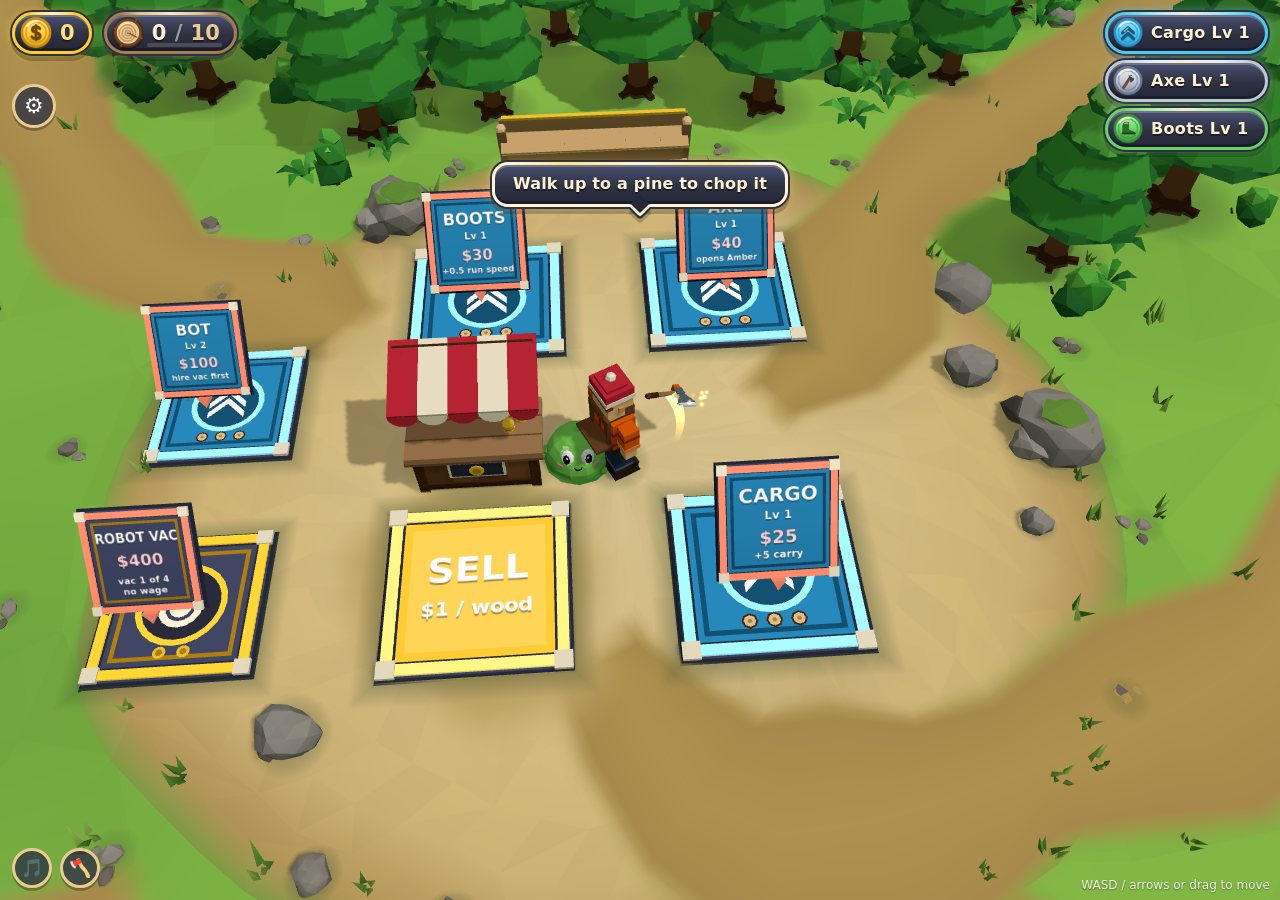
<file: index.html>
<!doctype html>
<html lang="en-AU">
<head>
  <meta charset="utf-8" />
  <meta name="viewport" content="width=device-width, initial-scale=1, maximum-scale=1, user-scalable=no, viewport-fit=cover" />
  <title>Lumberback Idle</title>
  <script type="module" crossorigin src="./assets/index-DV0q1As6.js"></script>
  <link rel="stylesheet" crossorigin href="./assets/index-byBWEZWY.css">
</head>
<body>
<!-- Lumberback Idle splash — paste as the FIRST child of <body> in index.html (shows before the JS bundle loads).
     Generated from loading/splash.ts (SPLASH_CSS + splashMarkup('/loading/')). showSplash() adopts #lb-splash. -->
<style id="lb-splash-css">#lb-splash{z-index:9999;transition:opacity var(--lb-fade,.32s) ease;touch-action:none;-webkit-user-select:none;user-select:none;pointer-events:auto;background:linear-gradient(#5fbdf2,#8fd3ff 45%,#e6c987 75%);position:fixed;inset:0;overflow:hidden}#lb-splash.lb-out{opacity:0;pointer-events:none}#lb-splash picture,#lb-splash .lb-bg{width:100%;height:100%;position:absolute;inset:0}#lb-splash .lb-bg{object-fit:cover;object-position:50% 62%}#lb-splash .lb-title{left:50%;top:max(6vh,calc(max(env(safe-area-inset-top), var(--lb-inset-top,0px)) + 18px));filter:drop-shadow(0 4px #1e140a2e);width:min(88vw,620px,52vh);height:auto;position:absolute;transform:translate(-50%)}#lb-splash .lb-barwrap{left:50%;bottom:max(9vh,calc(max(env(safe-area-inset-bottom), var(--lb-inset-bottom,0px)) + 40px));text-align:center;width:min(64vw,340px);position:absolute;transform:translate(-50%)}#lb-splash .lb-bar{box-sizing:border-box;background:#9ae6fa;border-radius:18px;height:28px;padding:4px;box-shadow:0 0 0 4px #2d3142,0 6px 0 4px #00000040}#lb-splash .lb-track{background:#175a80;border-radius:12px;height:100%;overflow:hidden}#lb-splash .lb-fill{background:linear-gradient(#b8f0ff,#4cc9f0);border-radius:12px;width:4%;height:100%;transition:width .25s ease-out;box-shadow:inset 0 3px #ffffff73}#lb-splash .lb-label{color:#fff;text-shadow:0 0 3px #172814b3,0 2px #172814b3;letter-spacing:.02em;margin-top:12px;font:700 17px/1 system-ui,-apple-system,Segoe UI,Roboto,sans-serif}@media (orientation:landscape){#lb-splash .lb-title{width:min(46vw,560px,60vh);top:max(4vh,calc(max(env(safe-area-inset-top), var(--lb-inset-top,0px)) + 10px))}#lb-splash .lb-barwrap{bottom:max(6vh,calc(max(env(safe-area-inset-bottom), var(--lb-inset-bottom,0px)) + 18px))}}</style>
<div id="lb-splash">
<picture>
  <source media="(orientation: landscape)" srcset="loading/splash_bg_landscape_1920x1080.webp" type="image/webp">
  <source srcset="loading/splash_bg_portrait_1080x2340.webp" type="image/webp">
  <img class="lb-bg" src="./loading/splash_bg_portrait_1080x2340.jpg" alt="" decoding="async" fetchpriority="high">
</picture>
<img class="lb-title" src="./loading/splash_title.webp" alt="Lumberback Idle" decoding="async">
<div class="lb-barwrap" role="progressbar" aria-label="Loading" aria-valuemin="0" aria-valuemax="100">
  <div class="lb-bar"><div class="lb-track"><div class="lb-fill"></div></div></div>
  <div class="lb-label">Loading…</div>
</div>
</div>
<!-- Ferry (28 Oct; one-way I1→I2 since 30 Oct i2-one-way.md): hard zone swap reloads into Island 2 — show a plain travel card, not the splash art -->
<style>#lb-splash.lb-travel{background:#1d3a4a}#lb-splash.lb-travel picture,#lb-splash.lb-travel .lb-title,#lb-splash.lb-travel .lb-barwrap{display:none}#lb-splash .lb-travel-label{color:#fff;text-shadow:0 2px #00000059;place-items:center;font:800 20px/1.2 system-ui,sans-serif;display:grid;position:absolute;inset:0}</style>
<script>try{var lbT=sessionStorage.getItem('lb-travel');if(lbT==='1'||lbT==='2'){var lbS=document.getElementById('lb-splash');lbS.classList.add('lb-travel');var lbL=document.createElement('div');lbL.className='lb-travel-label';lbL.textContent=lbT==='2'?'Hardwood Ridge · Island 2':'Island 1';lbS.appendChild(lbL);}}catch(e){}</script>

  <div id="hud">
    <div class="pill cash"><span class="ico" aria-hidden="true"></span><span id="cash">0</span></div>
    <div class="pill wood" id="wood-pill"><span class="ico" aria-hidden="true"></span><span id="wood">0</span><span class="sep">/</span><span id="cap">0</span></div>
  </div>
  <div id="hint">Walk up to a tree to chop it</div>
  <div id="lvl-chips">
    <div id="stat-cargo" class="lvl-chip chip-cargo"></div>
    <div id="stat-axe" class="lvl-chip chip-axe"></div>
    <div id="stat-boots" class="lvl-chip chip-boots"></div>
  </div>
  <div id="joy"><div id="joy-knob"></div></div>
  <div id="fx"></div>
  <div id="help">WASD / arrows or drag to move</div>
</body>
</html>
</file>
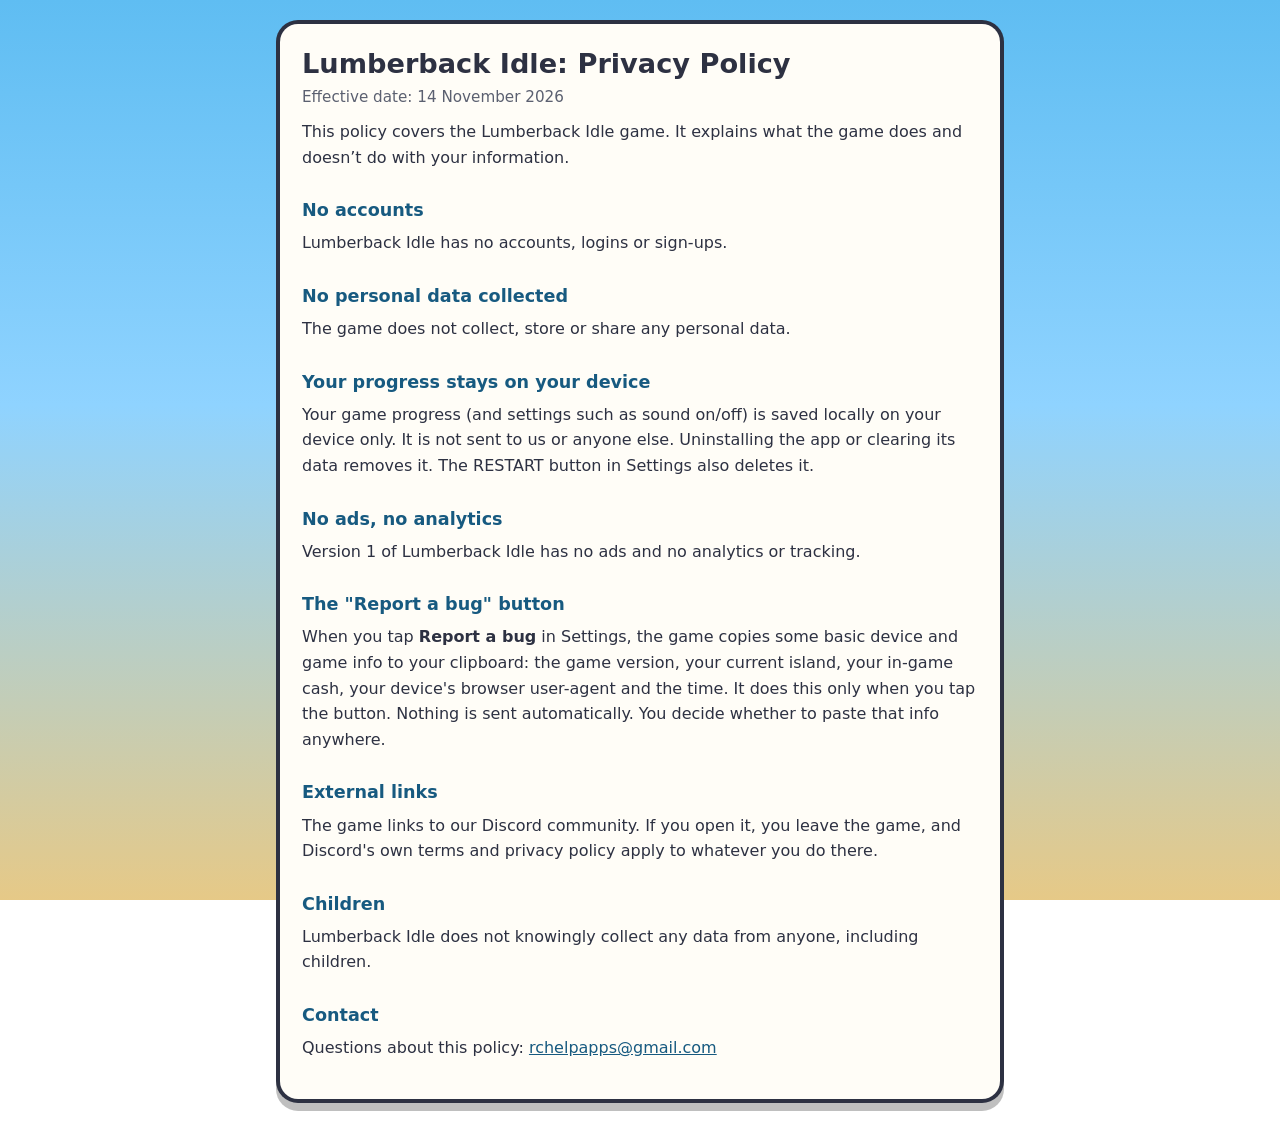
<file: privacy.html>
<!doctype html>
<html lang="en-AU">
<head>
<meta charset="utf-8">
<meta name="viewport" content="width=device-width, initial-scale=1">
<title>Privacy Policy · Lumberback Idle</title>
<meta name="description" content="Privacy policy for the Lumberback Idle game.">
<style>
  :root { color-scheme: light; }
  * { box-sizing: border-box; }
  body {
    margin: 0; min-height: 100vh;
    background: linear-gradient(#5fbdf2, #8fd3ff 45%, #e6c987 100%) fixed;
    color: #2d3142;
    font: 16px/1.6 system-ui, -apple-system, "Segoe UI", Roboto, sans-serif;
    padding: 24px 16px 48px;
  }
  main {
    max-width: 720px; margin: 0 auto; background: #fffdf7;
    border-radius: 18px; padding: 24px 22px 28px;
    box-shadow: 0 0 0 4px #2d3142, 0 8px 0 4px rgba(0,0,0,.25);
  }
  h1 { font-size: 1.7rem; line-height: 1.2; margin: 0 0 4px; }
  h2 { font-size: 1.1rem; margin: 26px 0 6px; color: #175a80; }
  p, li { margin: 0 0 10px; }
  ul { padding-left: 1.2em; margin: 0 0 10px; }
  .muted { color: #5b6070; font-size: .95rem; }
  a { color: #175a80; }
</style>
</head>
<body>
<main>
  <h1>Lumberback Idle: Privacy Policy</h1>
  <p class="muted">Effective date: 14 November 2026</p>

  <p>This policy covers the Lumberback Idle game. It explains what the game does and doesn&rsquo;t do with your information.</p>

  <h2>No accounts</h2>
  <p>Lumberback Idle has no accounts, logins or sign-ups.</p>

  <h2>No personal data collected</h2>
  <p>The game does not collect, store or share any personal data.</p>

  <h2>Your progress stays on your device</h2>
  <p>Your game progress (and settings such as sound on/off) is saved locally on your device only. It is not sent to us or anyone else. Uninstalling the app or clearing its data removes it. The RESTART button in Settings also deletes it.</p>

  <h2>No ads, no analytics</h2>
  <p>Version 1 of Lumberback Idle has no ads and no analytics or tracking.</p>

  <h2>The "Report a bug" button</h2>
  <p>When you tap <strong>Report a bug</strong> in Settings, the game copies some basic device and game info to your clipboard: the game version, your current island, your in-game cash, your device's browser user-agent and the time. It does this only when you tap the button. Nothing is sent automatically. You decide whether to paste that info anywhere.</p>

  <h2>External links</h2>
  <p>The game links to our Discord community. If you open it, you leave the game, and Discord's own terms and privacy policy apply to whatever you do there.</p>

  <h2>Children</h2>
  <p>Lumberback Idle does not knowingly collect any data from anyone, including children.</p>

  <h2>Contact</h2>
  <p>Questions about this policy: <a href="mailto:rchelpapps@gmail.com">rchelpapps@gmail.com</a></p>
</main>
</body>
</html>
</file>
<file: assets/index-byBWEZWY.css>
*{box-sizing:border-box}html,body{-webkit-user-select:none;user-select:none;touch-action:none;background:#8fd3ff;height:100%;margin:0;font-family:system-ui,-apple-system,Segoe UI,Roboto,sans-serif;overflow:hidden}canvas{display:block}#hud{z-index:5;pointer-events:none;top:12px;left:12px;top:max(12px, max(env(safe-area-inset-top), var(--lb-inset-top,0px)));left:max(12px, max(env(safe-area-inset-left), var(--lb-inset-left,0px)));gap:12px;display:flex;position:fixed}.pill{--frame:#fc3;--frame-hi:#ffe27a;--frame-lo:#c98d14;--glow:#ffcc3373;color:#fff3d6;font-variant-numeric:tabular-nums;letter-spacing:.01em;text-shadow:0 2px #17141ebf;border:3px solid var(--frame);height:42px;box-shadow:inset 0 2px 0 #fff3d638,  inset 0 -3px 0 #00000047,  0 0 0 2px #2d3142,  0 0 10px 2px var(--glow),  0 5px 0 2px #00000040;background:linear-gradient(#4a5070,#2d3142 55%,#252838);border-radius:999px;align-items:center;gap:7px;padding:0 14px 0 5px;font:900 21px/1 system-ui,-apple-system,Segoe UI,Roboto,sans-serif;transition:border-color .2s,box-shadow .2s,background .2s;display:flex;position:relative}.pill:before{content:"";background:linear-gradient(90deg, transparent, var(--frame-hi) 20%, #fff3d6 50%, var(--frame-hi) 80%, transparent);opacity:.9;pointer-events:none;border-radius:3px;height:3px;position:absolute;top:-3px;left:14px;right:14px}.pill .ico{color:#0000;filter:drop-shadow(0 1px #00000040);background:50%/100% 100% no-repeat;border-radius:50%;flex:none;width:34px;height:34px;margin-left:-1px;font-size:0}.pill.cash .ico{background-image:url("data:image/svg+xml,%3Csvg xmlns=%22http://www.w3.org/2000/svg%22 viewBox=%220 0 32 32%22%3E%3Cdefs%3E%3ClinearGradient id=%22g%22 x1=%220%22 y1=%220%22 x2=%220%22 y2=%221%22%3E%3Cstop offset=%220%22 stop-color=%22%23ffe27a%22/%3E%3Cstop offset=%22.55%22 stop-color=%22%23ffcc33%22/%3E%3Cstop offset=%221%22 stop-color=%22%23e8a91f%22/%3E%3C/linearGradient%3E%3C/defs%3E%3Ccircle cx=%2216%22 cy=%2217%22 r=%2214.5%22 fill=%22%237a5410%22 opacity=%22.45%22/%3E%3Ccircle cx=%2216%22 cy=%2215.5%22 r=%2214.5%22 fill=%22%23c98d14%22/%3E%3Ccircle cx=%2216%22 cy=%2215.5%22 r=%2212%22 fill=%22url%28%23g%29%22/%3E%3Ccircle cx=%2216%22 cy=%2215.5%22 r=%229.6%22 fill=%22none%22 stroke=%22%23c98d14%22 stroke-width=%221.3%22 opacity=%22.7%22/%3E%3Cpath d=%22M8 9.5a10 10 0 0 1 9-4.4%22 fill=%22none%22 stroke=%22%23fff3d6%22 stroke-width=%222%22 stroke-linecap=%22round%22 opacity=%22.85%22/%3E%3Cg fill=%22none%22 stroke-linecap=%22round%22 stroke-linejoin=%22round%22%3E%3Cpath d=%22M16 9v13M19.6 11.6c-.8-1-2-1.6-3.6-1.6-2 0-3.5 1-3.5 2.6 0 3.6 7.4 2 7.4 5.9 0 1.7-1.6 2.9-3.8 2.9-1.7 0-3.1-.7-4-1.9%22 stroke=%22%238a5a08%22 stroke-width=%222.6%22 transform=%22translate%280 .8%29%22 opacity=%22.55%22/%3E%3Cpath d=%22M16 9v13M19.6 11.6c-.8-1-2-1.6-3.6-1.6-2 0-3.5 1-3.5 2.6 0 3.6 7.4 2 7.4 5.9 0 1.7-1.6 2.9-3.8 2.9-1.7 0-3.1-.7-4-1.9%22 stroke=%22%236b4a00%22 stroke-width=%222.6%22/%3E%3C/g%3E%3C/svg%3E")}.pill.wood{--frame:#a67c52;--frame-hi:#ebcb91;--frame-lo:#6b4423;--glow:#ebcb9159}.pill.wood .ico{background-image:url("data:image/svg+xml,%3Csvg xmlns=%22http://www.w3.org/2000/svg%22 viewBox=%220 0 32 32%22%3E%3Ccircle cx=%2216%22 cy=%2217%22 r=%2214.5%22 fill=%22%231e140b%22 opacity=%22.45%22/%3E%3Ccircle cx=%2216%22 cy=%2215.5%22 r=%2214.5%22 fill=%22%234a2c15%22/%3E%3Ccircle cx=%2216%22 cy=%2215.5%22 r=%2213%22 fill=%22%236b4423%22/%3E%3Cpath d=%22M4.6 12.5 3.4 11.6M27.6 20.2l1.3.9M10 27.2l-.6 1.4M23.4 4.4l.5-1.3%22 stroke=%22%2384552c%22 stroke-width=%221.6%22 stroke-linecap=%22round%22/%3E%3Ccircle cx=%2216%22 cy=%2215.5%22 r=%2210.6%22 fill=%22%23ebcb91%22/%3E%3Cpath d=%22M8.2 11.8a9 9 0 0 1 8.6-5.1%22 fill=%22none%22 stroke=%22%23fff3d6%22 stroke-width=%221.8%22 stroke-linecap=%22round%22 opacity=%22.8%22/%3E%3Cg fill=%22none%22 stroke=%22%23c4935a%22 stroke-width=%221.3%22%3E%3Ccircle cx=%2215.4%22 cy=%2216%22 r=%227.8%22/%3E%3Ccircle cx=%2215.6%22 cy=%2216.2%22 r=%225.1%22/%3E%3Ccircle cx=%2215.8%22 cy=%2216.1%22 r=%222.5%22/%3E%3C/g%3E%3Ccircle cx=%2215.8%22 cy=%2216.1%22 r=%22.9%22 fill=%22%237a5432%22/%3E%3Cpath d=%22M17.2 16.4l6.8 3.4%22 stroke=%22%237a5432%22 stroke-width=%221.3%22 stroke-linecap=%22round%22/%3E%3C/svg%3E")}.pill .sep{opacity:.55;margin:0 1px;font-weight:800}.pill #cap{color:#ebcb91}.pill.cash #cash{color:#ffe27a}.pill.wood:after{content:"";background:linear-gradient(90deg, #ebcb91 0 calc(var(--fill,0) * 100%), #fff3d629 0);height:4px;opacity:var(--strip,0);pointer-events:none;border-radius:3px;position:absolute;bottom:4px;left:40px;right:12px}.pill.wood[style*=--fill]{--strip:1}.pill.full{--frame:#ff8a6b;--frame-hi:#ffc2ae;--glow:#ff8a6bb3;background:linear-gradient(#6a3a44,#4a2632 55%,#3a1e28);animation:1s ease-in-out infinite hud-full}.pill.full #wood,.pill.full #cap{color:#ffd0c2}.pill.wood.full:after{background:#ff8a6b}.pill.full>:last-child:after{content:"FULL";letter-spacing:.08em;color:#4a1a10;text-shadow:none;vertical-align:3px;background:#ff8a6b;border-radius:7px;margin-left:9px;padding:3px 6px 2px;font:900 11px/1 system-ui,-apple-system,Segoe UI,Roboto,sans-serif;display:inline-block;box-shadow:inset 0 1px #fff3d699,0 2px #00000040}@keyframes hud-full{0%,to{box-shadow:inset 0 2px 0 #fff3d638, inset 0 -3px 0 #00000047, 0 0 0 2px #2d3142, 0 0 8px 2px var(--glow), 0 5px 0 2px #00000040;transform:scale(1)}50%{box-shadow:inset 0 2px 0 #fff3d638, inset 0 -3px 0 #00000047, 0 0 0 2px #2d3142, 0 0 16px 5px var(--glow), 0 5px 0 2px #00000040;transform:scale(1.05)}}@media (prefers-reduced-motion:reduce){.pill.full{animation:none}}@media (max-width:480px){#hud{gap:8px}.pill{gap:6px;height:38px;padding-right:12px;font-size:18px}.pill .ico{width:30px;height:30px}.pill.wood:after{height:3px;bottom:3px;left:36px;right:10px}.pill.full>:last-child:after{display:none}}#lvl-chips{top:max(12px, max(env(safe-area-inset-top), var(--lb-inset-top,0px)));right:max(12px, max(env(safe-area-inset-right), var(--lb-inset-right,0px)));z-index:5;pointer-events:none;flex-direction:column;align-items:stretch;gap:6px;display:flex;position:fixed}.lvl-chip{--frame:#4cc9f0;--frame-hi:#9ae6fa;--glow:#4cc9f073;--ico:none;pointer-events:none;box-sizing:border-box;color:#fff3d6;font-variant-numeric:tabular-nums;letter-spacing:.02em;white-space:nowrap;text-align:left;text-shadow:0 2px #17141ebf;background:var(--ico) 4px 50% / 32px 32px no-repeat, linear-gradient(#4a5070, #2d3142 55%, #252838);border:3px solid var(--frame);height:42px;box-shadow:inset 0 2px 0 #fff3d638,  inset 0 -3px 0 #00000047,  0 0 0 2px #2d3142,  0 0 10px 2px var(--glow),  0 5px 0 2px #00000040;border-radius:999px;align-items:center;padding:0 15px 0 43px;font:900 16px/1 system-ui,-apple-system,Segoe UI,Roboto,sans-serif;display:flex;position:relative}.lvl-chip.chip-cargo{--frame:#4cc9f0;--frame-hi:#9ae6fa;--glow:#4cc9f073;--ico:url("data:image/svg+xml,%3Csvg xmlns='http://www.w3.org/2000/svg' viewBox='0 0 32 32'%3E%3Cdefs%3E%3ClinearGradient id='g' x1='0' y1='0' x2='0' y2='1'%3E%3Cstop offset='0' stop-color='%239ae6fa'/%3E%3Cstop offset='.55' stop-color='%234cc9f0'/%3E%3Cstop offset='1' stop-color='%232fa8d8'/%3E%3C/linearGradient%3E%3C/defs%3E%3Ccircle cx='16' cy='17' r='14.5' fill='%230f3d57' opacity='.45'/%3E%3Ccircle cx='16' cy='15.5' r='14.5' fill='%232a8fc4'/%3E%3Ccircle cx='16' cy='15.5' r='12' fill='url%28%23g%29'/%3E%3Ccircle cx='16' cy='15.5' r='9.6' fill='none' stroke='%232a8fc4' stroke-width='1.3' opacity='.6'/%3E%3Cpath d='M8 9.5a10 10 0 0 1 9-4.4' fill='none' stroke='%23fff3d6' stroke-width='2' stroke-linecap='round' opacity='.85'/%3E%3Cg fill='none' stroke-linecap='round' stroke-linejoin='round' stroke-width='3'%3E%3Cpath d='M10.5 15.6 16 10.6l5.5 5M10.5 21.4 16 16.4l5.5 5' stroke='%230f3d57' transform='translate%280 1%29' opacity='.4'/%3E%3Cpath d='M10.5 15.6 16 10.6l5.5 5M10.5 21.4 16 16.4l5.5 5' stroke='%23175a80'/%3E%3C/g%3E%3Cpath d='M12 14.4 16 10.8' fill='none' stroke='%23fff3d6' stroke-width='1.1' stroke-linecap='round' opacity='.7'/%3E%3C/svg%3E")}.lvl-chip.chip-axe{--frame:#c0c8d8;--frame-hi:#e8eef8;--glow:#c0c8d86b;--ico:url("data:image/svg+xml,%3Csvg xmlns='http://www.w3.org/2000/svg' viewBox='0 0 32 32'%3E%3Cdefs%3E%3ClinearGradient id='g' x1='0' y1='0' x2='0' y2='1'%3E%3Cstop offset='0' stop-color='%23e8eef8'/%3E%3Cstop offset='.55' stop-color='%23c0c8d8'/%3E%3Cstop offset='1' stop-color='%238a93a8'/%3E%3C/linearGradient%3E%3C/defs%3E%3Ccircle cx='16' cy='17' r='14.5' fill='%232a2f3d' opacity='.45'/%3E%3Ccircle cx='16' cy='15.5' r='14.5' fill='%236f7891'/%3E%3Ccircle cx='16' cy='15.5' r='12' fill='url%28%23g%29'/%3E%3Ccircle cx='16' cy='15.5' r='9.6' fill='none' stroke='%236f7891' stroke-width='1.3' opacity='.6'/%3E%3Cpath d='M8 9.5a10 10 0 0 1 9-4.4' fill='none' stroke='%23fff3d6' stroke-width='2' stroke-linecap='round' opacity='.85'/%3E%3Cg transform='translate%280 1%29' opacity='.4'%3E%3Cpath d='M11.5 22.5 19 11' stroke='%232a2f3d' stroke-width='2.6' stroke-linecap='round'/%3E%3Cpath d='M16.5 9.5l5.6 3.6-3.4 4.1z' fill='%232a2f3d'/%3E%3C/g%3E%3Cpath d='M11.5 22.5 19 11' stroke='%237a4a26' stroke-width='2.6' stroke-linecap='round'/%3E%3Cpath d='M16.5 9.5l5.6 3.6c.2 2.2-1.1 3.6-3.4 4.1z' fill='%233d4558'/%3E%3Cpath d='M17.6 10.4l3.6 2.3' stroke='%23fff3d6' stroke-width='1' stroke-linecap='round' opacity='.75'/%3E%3C/svg%3E")}.lvl-chip.chip-boots{--frame:#6bcf6b;--frame-hi:#a8f0a8;--glow:#6bcf6b6b;--ico:url("data:image/svg+xml,%3Csvg xmlns='http://www.w3.org/2000/svg' viewBox='0 0 32 32'%3E%3Cdefs%3E%3ClinearGradient id='g' x1='0' y1='0' x2='0' y2='1'%3E%3Cstop offset='0' stop-color='%23a8f0a8'/%3E%3Cstop offset='.55' stop-color='%236bcf6b'/%3E%3Cstop offset='1' stop-color='%233f9e3f'/%3E%3C/linearGradient%3E%3C/defs%3E%3Ccircle cx='16' cy='17' r='14.5' fill='%23123d14' opacity='.45'/%3E%3Ccircle cx='16' cy='15.5' r='14.5' fill='%233a8f3a'/%3E%3Ccircle cx='16' cy='15.5' r='12' fill='url%28%23g%29'/%3E%3Ccircle cx='16' cy='15.5' r='9.6' fill='none' stroke='%233a8f3a' stroke-width='1.3' opacity='.6'/%3E%3Cpath d='M8 9.5a10 10 0 0 1 9-4.4' fill='none' stroke='%23fff3d6' stroke-width='2' stroke-linecap='round' opacity='.85'/%3E%3Cg transform='translate%280 1%29' opacity='.4'%3E%3Cpath d='M12 9h5v7.5l4.8 2.2c1 .5 1.2 1.3 1.2 2.3H10.5V12z' fill='%23123d14'/%3E%3C/g%3E%3Cpath d='M12 9h5v7.5l4.8 2.2c1 .5 1.2 1.3 1.2 2.3H10.5V12z' fill='%232f6b2a'/%3E%3Cpath d='M10.5 20.2h12.5' stroke='%231d461a' stroke-width='1.6' stroke-linecap='round'/%3E%3Cpath d='M12.6 10.3h3.3' stroke='%23fff3d6' stroke-width='1' stroke-linecap='round' opacity='.75'/%3E%3C/svg%3E")}.lvl-chip:empty{display:none}.lvl-chip:before,#hint:before{content:"";background:linear-gradient(90deg, transparent, var(--frame-hi) 20%, #fff3d6 50%, var(--frame-hi) 80%, transparent);opacity:.9;pointer-events:none;border-radius:3px;height:3px;position:absolute;top:-3px;left:14px;right:14px}#hint{--frame:#fff3d6;--frame-hi:#ffe27a;--glow:#ffe27a59;top:calc(max(12px, max(env(safe-area-inset-top), var(--lb-inset-top,0px))) + 150px);z-index:5;pointer-events:none;white-space:nowrap;color:#fff3d6;letter-spacing:.01em;text-align:center;text-shadow:0 2px #17141ebf;border:3px solid var(--frame);width:max-content;max-width:calc(100vw - 24px);box-shadow:inset 0 2px 0 #fff3d638, inset 0 -3px 0 #00000047, 0 0 0 2px #2d3142, 0 0 12px 2px var(--glow), 0 5px 0 2px #00000040;background:linear-gradient(#4a5070,#2d3142 55%,#252838);border-radius:16px;padding:9px 18px 10px;font:800 16px/1.25 system-ui,-apple-system,Segoe UI,Roboto,sans-serif;position:fixed;left:50%;transform:translate(-50%)}#hint:empty{display:none}#hint:before{left:18px;right:18px}#hint:after{content:"";border:solid var(--frame);pointer-events:none;background:#252838;border-width:0 3px 3px 0;border-radius:0 0 4px;width:13px;height:13px;position:absolute;bottom:-10px;left:50%;transform:translate(-50%)rotate(45deg);box-shadow:2px 2px #2d3142,5px 5px #0003}@media (max-width:480px){#lvl-chips{align-items:flex-end}.lvl-chip{letter-spacing:0;white-space:pre;background-position:3px,0 0;background-size:27px 27px,auto;border-radius:19px;width:auto;min-width:94px;height:38px;padding:3px 8px 0 34px;font-size:15px;line-height:15px;display:block}.lvl-chip:first-line{letter-spacing:.09em;text-transform:uppercase;color:var(--frame-hi);font-size:10px}.lvl-chip:before{left:12px;right:12px}#hint{top:calc(max(12px, max(env(safe-area-inset-top), var(--lb-inset-top,0px))) + 138px);white-space:normal;text-wrap:balance;border-radius:14px;max-width:calc(100vw - 32px);padding:8px 15px 9px;font-size:15px}}#help{color:#ffffffd9;z-index:5;pointer-events:none;text-shadow:0 1px 2px #0006;font-size:12px;position:fixed;bottom:8px;right:10px}#joy{z-index:6;pointer-events:none;background:#ffffff2e;border:3px solid #fff9;border-radius:50%;width:120px;height:120px;margin:-60px 0 0 -60px;display:none;position:fixed}#joy-knob{background:#ffffffd9;border-radius:50%;width:52px;height:52px;margin:-26px 0 0 -26px;position:absolute;top:50%;left:50%}#fx{pointer-events:none;z-index:4;position:fixed;inset:0;overflow:hidden}.float{color:#ffe14d;text-shadow:0 2px #6b4a00,0 0 4px #000a;white-space:nowrap;font-size:20px;font-weight:900;position:absolute;transform:translate(-50%,-50%)}.float.dmg{color:#fff;text-shadow:0 2px #333;font-size:16px}.float.up{color:#7dff7a;text-shadow:0 2px #145214;font-size:22px}#mute,#sfx-mute{left:max(12px, max(env(safe-area-inset-left), var(--lb-inset-left,0px)));bottom:max(12px, max(env(safe-area-inset-bottom), var(--lb-inset-bottom,0px)));z-index:6;cursor:pointer;color:#fff;-webkit-tap-highlight-color:transparent;touch-action:manipulation;background:#2d3142c7;border:3px solid #ebcb91;border-radius:50%;place-items:center;width:40px;height:40px;padding:0;font-size:18px;line-height:1;display:grid;position:fixed;box-shadow:0 3px #00000047}#mute.off,#sfx-mute.off{opacity:.8;border-color:#9aa0ad}#mute:active,#sfx-mute:active{transform:translateY(2px);box-shadow:0 1px #00000047}#sfx-mute{left:calc(max(12px, max(env(safe-area-inset-left), var(--lb-inset-left,0px))) + 48px)}#cheat-panel{z-index:20;touch-action:manipulation;background:#00000040;place-items:center;display:grid;position:fixed;inset:0}#cheat-panel .cheat-box{color:#fff;text-align:center;background:#2d3142f0;border:2px solid #9aa0ad;border-radius:10px;min-width:160px;padding:14px 18px 16px;font:600 14px/1.2 system-ui,sans-serif;position:relative}#cheat-panel .cheat-title{opacity:.75;letter-spacing:.08em;text-transform:uppercase;margin-bottom:10px;font-size:12px}#cheat-panel .cheat-cash{color:#fff;cursor:pointer;touch-action:manipulation;background:#3b7d3b;border:2px solid #ebcb91;border-radius:8px;padding:10px 16px;font:700 16px system-ui,sans-serif}#cheat-panel .cheat-cash:active{transform:translateY(1px)}#cheat-panel .cheat-x{color:#fff;cursor:pointer;background:0 0;border:0;width:32px;height:32px;font-size:16px;position:absolute;top:4px;right:4px}body.cheat-open #mute{z-index:21}#hw-chips{top:calc(max(12px, max(env(safe-area-inset-top), var(--lb-inset-top,0px))) + 50px);left:calc(max(12px, max(env(safe-area-inset-left), var(--lb-inset-left,0px))) + 6px);z-index:5;pointer-events:none;background:#2528389e;border-radius:999px;gap:6px;padding:4px 7px;display:none;position:fixed}#hw-chips.show{display:flex}#hw-chips i{box-sizing:border-box;border:2px solid var(--c);opacity:.45;border-radius:50%;width:13px;height:13px}#hw-chips i.on{background:var(--c);opacity:1;box-shadow:0 0 0 1px #fff3d68c}#hw-chips i.pop{animation:.5s ease-out hw-pop}@keyframes hw-pop{0%{transform:scale(1.9)}to{transform:scale(1)}}@media (max-width:600px){#hw-chips{top:calc(max(12px, max(env(safe-area-inset-top), var(--lb-inset-top,0px))) + 45px)}}.mastery-stars{letter-spacing:1px;color:#ffe27a;text-shadow:0 1px #17141ed9,0 0 4px #ffcc3380;white-space:nowrap;pointer-events:none;font:900 12px/1 system-ui,sans-serif;position:absolute;top:100%;left:50%;transform:translate(-50%,5px)}#settings-gear{left:max(12px, max(env(safe-area-inset-left), var(--lb-inset-left,0px)));top:calc(max(12px, max(env(safe-area-inset-top), var(--lb-inset-top,0px))) + 72px);z-index:6;cursor:pointer;color:#fff;-webkit-tap-highlight-color:transparent;touch-action:manipulation;background:#2d3142c7;border:3px solid #ebcb91;border-radius:50%;place-items:center;width:44px;height:44px;padding:0;font-size:22px;line-height:1;display:grid;position:fixed;box-shadow:0 3px #00000047}#settings-gear:active{transform:translateY(2px);box-shadow:0 1px #00000047}.settings-back{z-index:30;touch-action:manipulation;background:#00000059;place-items:center;display:grid;position:fixed;inset:0}.settings-box{color:#fff;text-align:center;background:#2d3142f5;border:2px solid #9aa0ad;border-radius:12px;min-width:180px;max-width:min(86vw,340px);padding:16px 18px;font:600 15px/1.3 system-ui,sans-serif}.settings-title{opacity:.75;letter-spacing:.08em;text-transform:uppercase;margin-bottom:12px;font-size:12px}.settings-msg{margin:0 0 14px}.settings-row{justify-content:center;gap:10px;display:flex}.settings-box button{cursor:pointer;touch-action:manipulation;border-radius:8px;min-width:96px;min-height:44px;padding:10px 16px;font:800 15px system-ui,sans-serif}.settings-red{color:#fff;background:#c0392b;border:2px solid #ff8a6b}.settings-neutral{color:#fff;background:#3a3f52;border:2px solid #9aa0ad}.settings-box .settings-wide{width:100%;min-width:200px;display:block}.settings-box .settings-wide+.settings-wide{margin-top:12px}#settings-toast{left:50%;bottom:max(96px, calc(max(env(safe-area-inset-bottom), var(--lb-inset-bottom,0px)) + 96px));z-index:31;color:#fff3d6;text-align:center;pointer-events:none;opacity:0;background:#2d3142f5;border:2px solid #4cc9f0;border-radius:10px;max-width:min(92vw,360px);padding:10px 14px;font:800 14px/1.3 system-ui,sans-serif;transition:opacity .2s;position:fixed;transform:translate(-50%)}#settings-toast.show{opacity:1}#welcome-layer,#daily-layer{z-index:29}.daily-strip{justify-content:center;gap:5px;margin:0 0 14px;display:flex}.daily-day{color:#fff;background:#3a3f52;border:2px solid #9aa0ad;border-radius:8px;flex:1;min-width:0;min-height:56px;padding:6px 2px;font:800 11px/1.15 system-ui,sans-serif}.daily-day.today{background:#2a4a5c;border-color:#4cc9f0;box-shadow:0 0 0 2px #4cc9f0}.daily-day .d{opacity:.7;letter-spacing:.04em;text-transform:uppercase;margin-bottom:4px;font-size:10px;display:block}.daily-day .amt{color:#ffe27a;font-size:12px;display:block}
</file>
